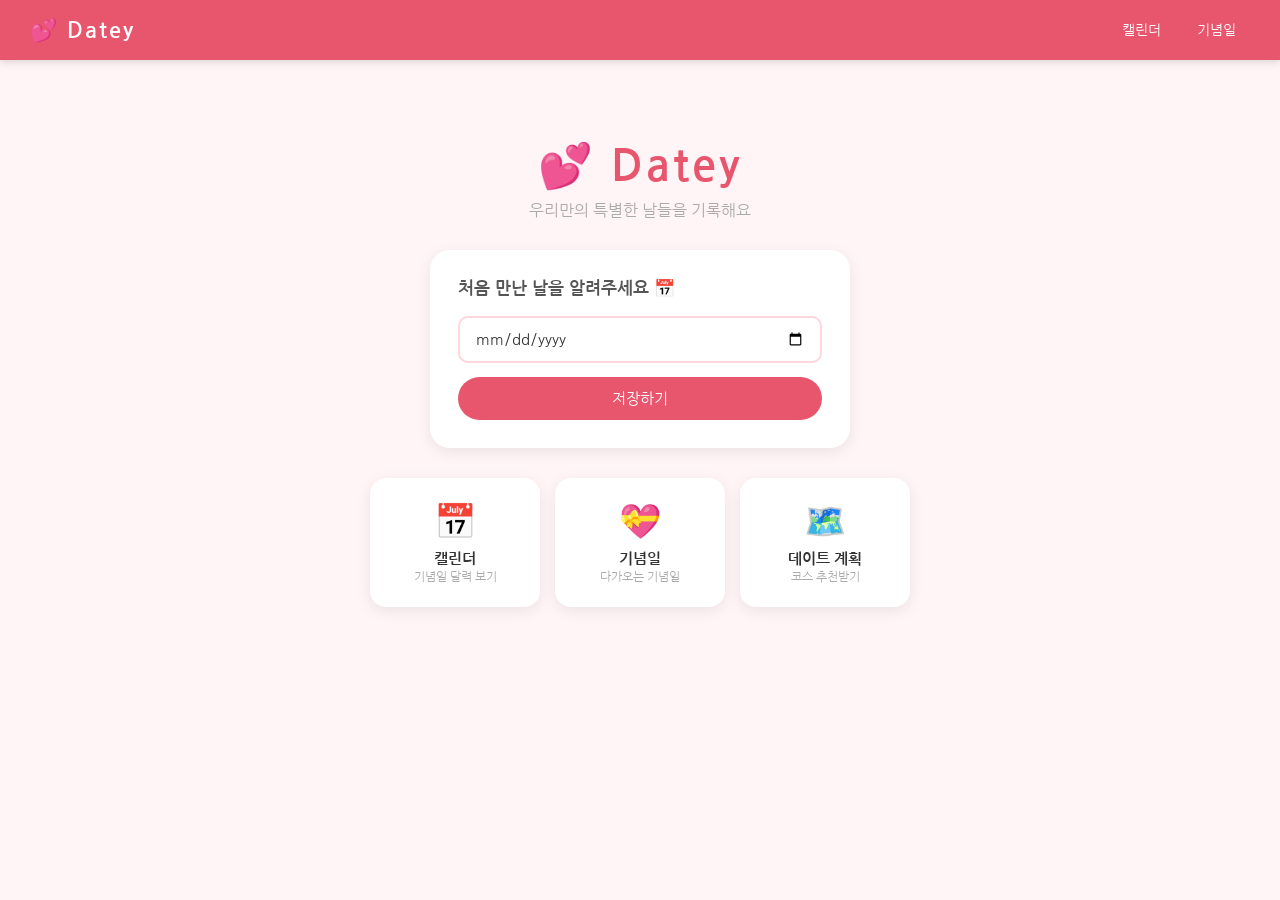
<file: index.html>
<!DOCTYPE html>
<html lang="ko">
<head>
    <meta charset="UTF-8">
    <meta name="viewport" content="width=device-width, initial-scale=1.0">
    <title>Datey - 우리만의 달력</title>
    <link rel="stylesheet" href="style.css">
</head>
<body>

<nav>
    <a href="index.html" class="nav-logo">💕 Datey</a>
    <div class="nav-links">
        <a href="calendar.html">캘린더</a>
        <a href="anniversary.html">기념일</a>
    </div>
</nav>

<div class="container">

    <div class="home-hero">
        <h1>💕 Datey</h1>
        <p class="subtitle">우리만의 특별한 날들을 기록해요</p>
    </div>

    <!-- 날짜가 저장되어 있으면 카운터 표시 -->
    <div id="counter-box" class="home-counter" style="display: none;">
        <div id="days-num" class="days-num">0</div>
        <div class="days-label">일째 함께하는 중 ❤️</div>
        <div id="since-date" class="since-date"></div>
    </div>

    <!-- 처음 만난 날 입력 폼 -->
    <div class="date-input-box">
        <h2 id="input-title">처음 만난 날을 알려주세요 📅</h2>
        <input type="date" id="start-date-input">
        <button class="btn" onclick="saveDate()" style="width: 100%;">저장하기</button>
    </div>

    <!-- 하단 메뉴 카드 -->
    <div class="home-nav-cards">
        <a href="calendar.html" class="home-card">
            <span class="card-icon">📅</span>
            <strong>캘린더</strong>
            <p>기념일 달력 보기</p>
        </a>
        <a href="anniversary.html" class="home-card">
            <span class="card-icon">💝</span>
            <strong>기념일</strong>
            <p>다가오는 기념일</p>
        </a>
        <a href="filter.html" class="home-card">
            <span class="card-icon">🗺️</span>
            <strong>데이트 계획</strong>
            <p>코스 추천받기</p>
        </a>
    </div>

</div>

<script>
    // 페이지 로드할 때 실행
    window.onload = function() {
        var saved = localStorage.getItem('startDate');
        if (saved) {
            showCounter(saved);
            document.getElementById('input-title').textContent = '처음 만난 날 변경하기 ✏️';
            document.getElementById('start-date-input').value = saved;
        }
    };

    function saveDate() {
        var val = document.getElementById('start-date-input').value;
        if (!val) {
            alert('날짜를 선택해주세요!');
            return;
        }

        // 미래 날짜는 입력 불가
        var today = new Date();
        var input = new Date(val);
        if (input > today) {
            alert('미래 날짜는 입력할 수 없어요!');
            return;
        }

        localStorage.setItem('startDate', val);
        showCounter(val);
        document.getElementById('input-title').textContent = '처음 만난 날 변경하기 ✏️';
        alert('저장되었어요! 💕');
    }

    function showCounter(startDate) {
        var start = new Date(startDate);
        var today = new Date();
        today.setHours(0, 0, 0, 0);

        // 1일째부터 시작하니까 +1 해줌
        var diff = Math.floor((today - start) / (1000 * 60 * 60 * 24)) + 1;

        document.getElementById('days-num').textContent = diff;
        document.getElementById('since-date').textContent = startDate + ' 부터';
        document.getElementById('counter-box').style.display = 'block';
    }
</script>

</body>
</html>
</file>
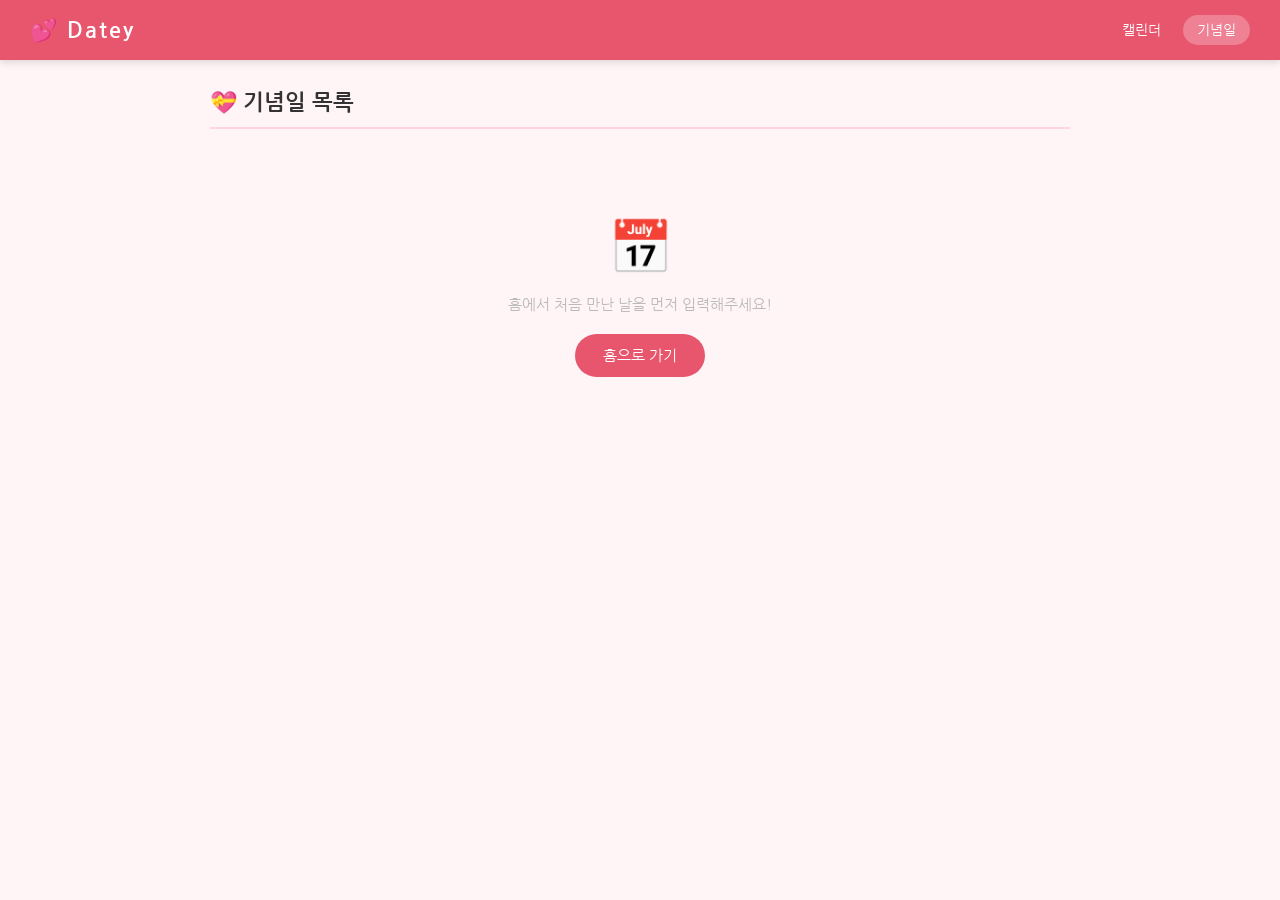
<file: anniversary.html>
<!DOCTYPE html>
<html lang="ko">
<head>
    <meta charset="UTF-8">
    <meta name="viewport" content="width=device-width, initial-scale=1.0">
    <title>Datey - 기념일</title>
    <link rel="stylesheet" href="style.css">
</head>
<body>

<nav>
    <a href="index.html" class="nav-logo">💕 Datey</a>
    <div class="nav-links">
        <a href="calendar.html">캘린더</a>
        <a href="anniversary.html" class="active">기념일</a>
    </div>
</nav>

<div class="container">

    <h1 class="page-title">💝 기념일 목록</h1>

    <!-- 날짜 미입력 시 안내 -->
    <div id="no-date-msg" class="no-date-msg" style="display: none;">
        <span class="icon">📅</span>
        <p>홈에서 처음 만난 날을 먼저 입력해주세요!</p>
        <a href="index.html" class="btn">홈으로 가기</a>
    </div>

    <!-- 날짜 입력된 경우 -->
    <div id="main-content" style="display: none;">

        <div class="start-info-box">
            <div class="start-label" id="start-label"></div>
            <div class="total-days" id="total-days"></div>
        </div>

        <div class="anniversary-list" id="anniversary-list">
            <!-- 자바스크립트로 추가 -->
        </div>

    </div>

</div>

<script>
    function toDateStr(d) {
        var y = d.getFullYear();
        var m = String(d.getMonth() + 1).padStart(2, '0');
        var day = String(d.getDate()).padStart(2, '0');
        return y + '년 ' + (d.getMonth() + 1) + '월 ' + d.getDate() + '일';
    }

    function toKey(d) {
        var y = d.getFullYear();
        var m = String(d.getMonth() + 1).padStart(2, '0');
        var day = String(d.getDate()).padStart(2, '0');
        return y + '-' + m + '-' + day;
    }

    window.onload = function() {
        var startDate = localStorage.getItem('startDate');

        if (!startDate) {
            document.getElementById('no-date-msg').style.display = 'block';
            return;
        }

        document.getElementById('main-content').style.display = 'block';

        var start = new Date(startDate);
        var today = new Date();
        today.setHours(0, 0, 0, 0);

        var totalDays = Math.floor((today - start) / (1000 * 60 * 60 * 24)) + 1;

        document.getElementById('start-label').textContent = '💑 처음 만난 날: ' + startDate;
        document.getElementById('total-days').textContent = '오늘은 ' + totalDays + '일째!';

        // 기념일 목록 만들기
        var list = [];

        // 100일 단위 기념일
        for (var i = 100; i <= 3650; i += 100) {
            var d = new Date(start);
            d.setDate(d.getDate() + i - 1);
            list.push({ label: i + '일', date: new Date(d) });
        }

        // 1주년 ~ 10주년
        for (var y = 1; y <= 10; y++) {
            var annDate = new Date(start);
            annDate.setFullYear(annDate.getFullYear() + y);
            list.push({ label: y + '주년 기념일', date: new Date(annDate) });
        }

        // 날짜 순서대로 정렬
        list.sort(function(a, b) {
            return a.date - b.date;
        });

        var listEl = document.getElementById('anniversary-list');

        for (var k = 0; k < list.length; k++) {
            var item = list[k];
            var diffMs = item.date - today;
            var diffDays = Math.round(diffMs / (1000 * 60 * 60 * 24));

            var el = document.createElement('div');
            el.className = 'anniversary-item';

            // 지난 기념일
            if (diffDays < 0) {
                el.classList.add('past');
            }
            // 오늘 기념일
            if (diffDays === 0) {
                el.classList.add('today-anni');
            }

            // D-day 텍스트
            var dDayText = '';
            var dDayClass = 'd-day';
            if (diffDays < 0) {
                dDayText = Math.abs(diffDays) + '일 지남';
                dDayClass = 'd-day past-d';
            } else if (diffDays === 0) {
                dDayText = '🎉 오늘!';
            } else {
                dDayText = 'D-' + diffDays;
            }

            el.innerHTML =
                '<div class="anni-left">' +
                '  <h3>' + item.label + '</h3>' +
                '  <div class="anni-date">' + toDateStr(item.date) + '</div>' +
                '</div>' +
                '<div class="anni-right">' +
                '  <div class="' + dDayClass + '">' + dDayText + '</div>' +
                '</div>';

            listEl.appendChild(el);
        }
    };
</script>

</body>
</html>
</file>
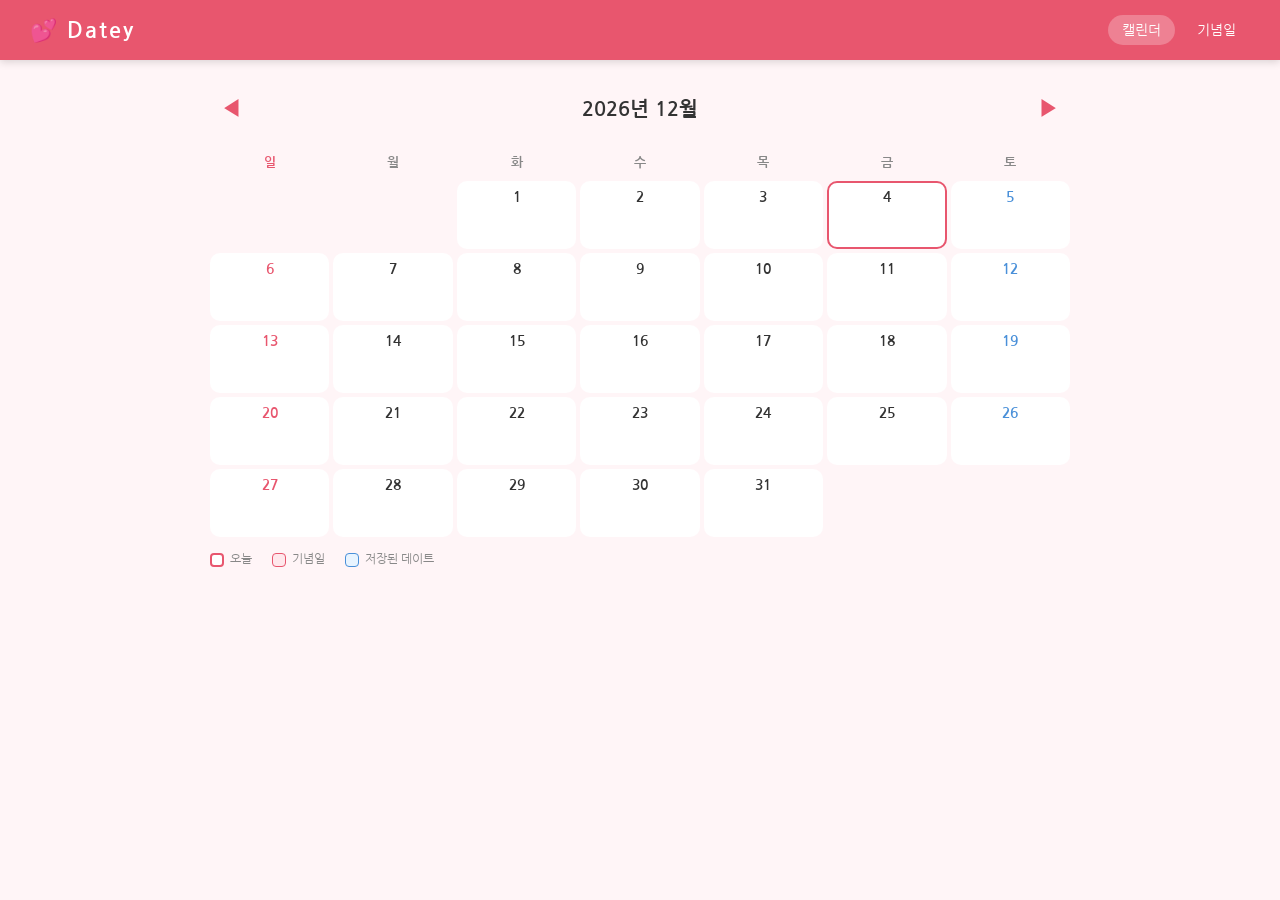
<file: calendar.html>
<!DOCTYPE html>
<html lang="ko">
<head>
    <meta charset="UTF-8">
    <meta name="viewport" content="width=device-width, initial-scale=1.0">
    <title>Datey - 캘린더</title>
    <link rel="stylesheet" href="style.css">
</head>
<body>

<nav>
    <a href="index.html" class="nav-logo">💕 Datey</a>
    <div class="nav-links">
        <a href="calendar.html" class="active">캘린더</a>
        <a href="anniversary.html">기념일</a>
    </div>
</nav>

<div class="container">

    <div class="calendar-header">
        <button onclick="prevMonth()">&#9664;</button>
        <h2 id="month-title"></h2>
        <button onclick="nextMonth()">&#9654;</button>
    </div>

    <div class="calendar-grid" id="calendar-grid">
        <!-- 자바스크립트로 생성 -->
    </div>

    <div class="calendar-legend">
        <div class="legend-item">
            <div class="legend-dot l-today"></div>
            <span>오늘</span>
        </div>
        <div class="legend-item">
            <div class="legend-dot l-anniversary"></div>
            <span>기념일</span>
        </div>
        <div class="legend-item">
            <div class="legend-dot l-course"></div>
            <span>저장된 데이트</span>
        </div>
    </div>

</div>

<script>
    var today = new Date();
    var curYear = today.getFullYear();
    var curMonth = today.getMonth(); // 0~11

    // 날짜를 "YYYY-MM-DD" 형식으로 변환
    function toDateStr(d) {
        var y = d.getFullYear();
        var m = String(d.getMonth() + 1).padStart(2, '0');
        var day = String(d.getDate()).padStart(2, '0');
        return y + '-' + m + '-' + day;
    }

    // 기념일 계산 (startDate를 기준으로)
    function calcAnniversaries(startDate) {
        var start = new Date(startDate);
        var result = {};

        // 100일 단위로 기념일 추가
        for (var i = 100; i <= 3650; i += 100) {
            var d = new Date(start);
            d.setDate(d.getDate() + i - 1);
            var key = toDateStr(d);
            result[key] = i + '일';
        }

        // 1주년 ~ 10주년 추가
        for (var y = 1; y <= 10; y++) {
            var annDate = new Date(start);
            annDate.setFullYear(annDate.getFullYear() + y);
            var k = toDateStr(annDate);
            // 이미 100일 기념일과 겹치면 같이 표시
            if (result[k]) {
                result[k] = result[k] + ' · ' + y + '주년';
            } else {
                result[k] = y + '주년';
            }
        }

        return result;
    }

    function renderCalendar(year, month) {
        var startDate = localStorage.getItem('startDate');
        var savedCourses = JSON.parse(localStorage.getItem('savedCourses') || '{}');
        var anniversaries = {};
        if (startDate) {
            anniversaries = calcAnniversaries(startDate);
        }

        // 달 제목 표시
        var monthNames = ['1월', '2월', '3월', '4월', '5월', '6월',
                          '7월', '8월', '9월', '10월', '11월', '12월'];
        document.getElementById('month-title').textContent = year + '년 ' + monthNames[month];

        var grid = document.getElementById('calendar-grid');
        grid.innerHTML = '';

        // 요일 헤더 (일~토)
        var dayNames = ['일', '월', '화', '수', '목', '금', '토'];
        for (var i = 0; i < 7; i++) {
            var nameEl = document.createElement('div');
            nameEl.className = 'calendar-day-name';
            nameEl.textContent = dayNames[i];
            grid.appendChild(nameEl);
        }

        // 이번 달 1일이 무슨 요일인지
        var firstDayOfWeek = new Date(year, month, 1).getDay();
        // 이번 달 마지막 날
        var lastDate = new Date(year, month + 1, 0).getDate();

        // 첫 주 빈 칸 채우기
        for (var j = 0; j < firstDayOfWeek; j++) {
            var emptyEl = document.createElement('div');
            emptyEl.className = 'calendar-day empty';
            grid.appendChild(emptyEl);
        }

        // 날짜 칸 만들기
        for (var d = 1; d <= lastDate; d++) {
            var dateStr = year + '-' + String(month + 1).padStart(2, '0') + '-' + String(d).padStart(2, '0');
            var dayEl = document.createElement('div');
            dayEl.className = 'calendar-day';

            var thisDate = new Date(year, month, d);
            var todayDate = new Date(today.getFullYear(), today.getMonth(), today.getDate());

            // 오늘인지 체크
            if (thisDate.getTime() === todayDate.getTime()) {
                dayEl.classList.add('today');
            }

            // 일요일 / 토요일 색상
            var dow = thisDate.getDay();
            if (dow === 0) dayEl.classList.add('sunday');
            if (dow === 6) dayEl.classList.add('saturday');

            // 기념일 체크
            if (anniversaries[dateStr]) {
                dayEl.classList.add('anniversary');
            }

            // 저장된 데이트 코스 체크
            if (savedCourses[dateStr]) {
                dayEl.classList.add('has-course');
            }

            // 날짜 숫자
            var numEl = document.createElement('div');
            numEl.className = 'day-number';
            numEl.textContent = d;
            dayEl.appendChild(numEl);

            // 기념일 배지
            if (anniversaries[dateStr]) {
                var badge = document.createElement('div');
                badge.className = 'day-badge';
                badge.textContent = anniversaries[dateStr];
                badge.title = anniversaries[dateStr];
                dayEl.appendChild(badge);
            }

            // 저장된 데이트 배지
            if (savedCourses[dateStr]) {
                var cBadge = document.createElement('div');
                cBadge.className = 'day-badge course-badge';
                cBadge.textContent = '📍 데이트';
                dayEl.appendChild(cBadge);
            }

            // 클릭 이벤트 - 클로저로 dateStr 고정
            (function(ds, courseId) {
                dayEl.addEventListener('click', function() {
                    localStorage.setItem('selectedDate', ds);
                    if (courseId) {
                        // 이미 저장된 코스 있으면 상세 페이지로
                        localStorage.setItem('selectedCourseId', courseId);
                        window.location.href = 'detail.html';
                    } else {
                        // 코스 없으면 필터 페이지로
                        window.location.href = 'filter.html';
                    }
                });
            })(dateStr, savedCourses[dateStr]);

            grid.appendChild(dayEl);
        }
    }

    function prevMonth() {
        curMonth--;
        if (curMonth < 0) {
            curMonth = 11;
            curYear--;
        }
        renderCalendar(curYear, curMonth);
    }

    function nextMonth() {
        curMonth++;
        if (curMonth > 11) {
            curMonth = 0;
            curYear++;
        }
        renderCalendar(curYear, curMonth);
    }

    // 처음 실행
    renderCalendar(curYear, curMonth);
</script>

</body>
</html>
</file>
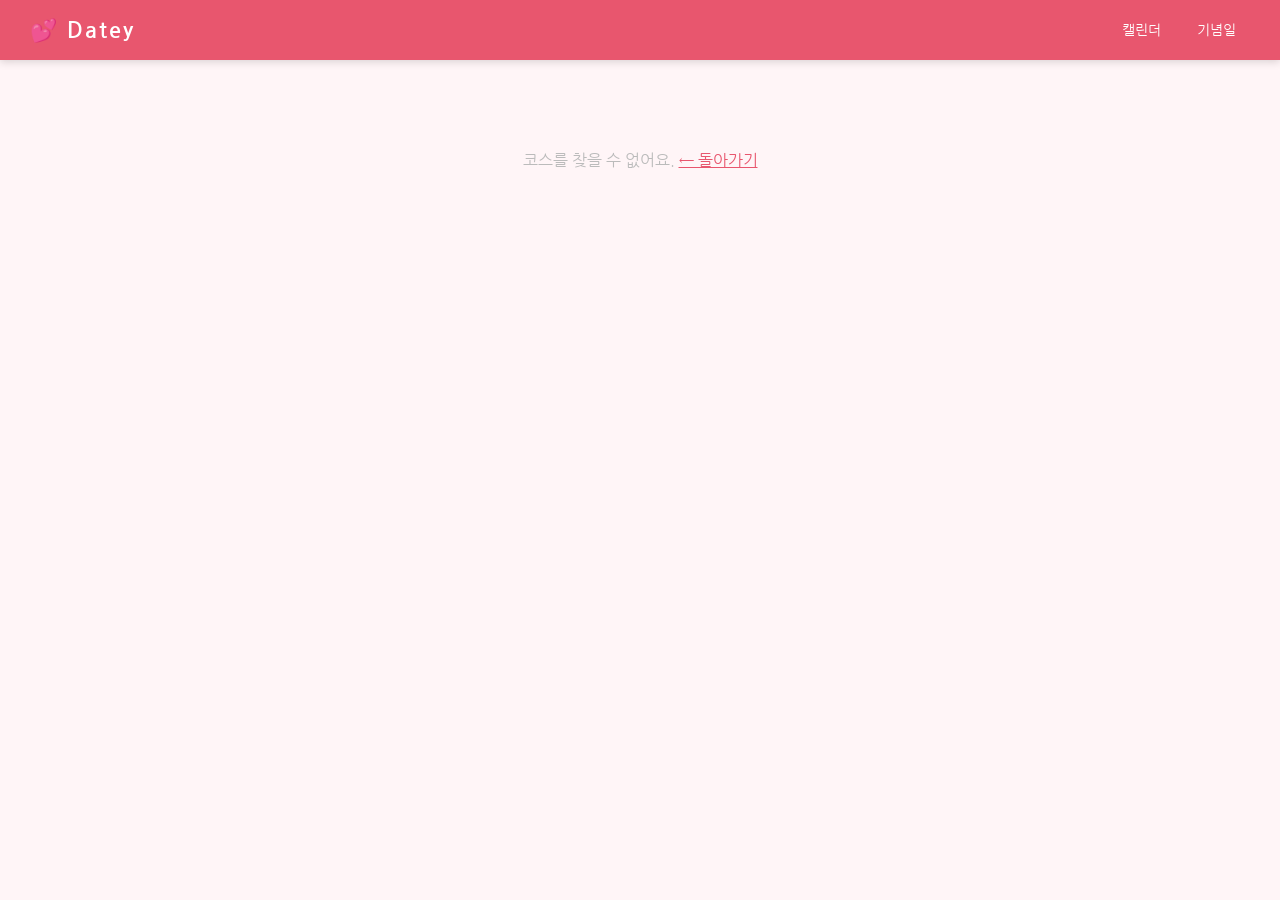
<file: detail.html>
<!DOCTYPE html>
<html lang="ko">
<head>
    <meta charset="UTF-8">
    <meta name="viewport" content="width=device-width, initial-scale=1.0">
    <title>Datey - 코스 상세</title>
    <link rel="stylesheet" href="style.css">
</head>
<body>

<nav>
    <a href="index.html" class="nav-logo">💕 Datey</a>
    <div class="nav-links">
        <a href="calendar.html">캘린더</a>
        <a href="anniversary.html">기념일</a>
    </div>
</nav>

<div class="container" id="detail-wrap">
    <p style="text-align: center; color: #bbb; padding: 60px 0;">불러오는 중...</p>
</div>

<script src="data.js"></script>
<script>
    var budgetTag = { low: '💵 3만원 이하', mid: '💵 3~7만원', high: '💵 7만원 이상' };
    var moodTag   = { romantic: '💕 로맨틱', casual: '😊 캐주얼', active: '⚡ 액티브', cultural: '🎨 문화적' };
    var timeTag   = { morning: '☀️ 오전', afternoon: '🌤 오후', evening: '🌆 저녁', night: '🌙 밤' };

    window.onload = function() {
        var courseId = parseInt(localStorage.getItem('selectedCourseId'));
        var selectedDate = localStorage.getItem('selectedDate');
        var savedCourses = JSON.parse(localStorage.getItem('savedCourses') || '{}');

        // 해당 코스 찾기
        var course = null;
        for (var i = 0; i < courses.length; i++) {
            if (courses[i].id === courseId) {
                course = courses[i];
                break;
            }
        }

        var wrap = document.getElementById('detail-wrap');

        if (!course) {
            wrap.innerHTML = '<p style="text-align:center; color:#bbb; padding:60px 0;">코스를 찾을 수 없어요. <a href="result.html" style="color:#e8566e;">← 돌아가기</a></p>';
            return;
        }

        // 이미 저장된 코스인지 확인
        var alreadySaved = (selectedDate && savedCourses[selectedDate] === courseId);

        // 장소 목록 HTML
        var placesHtml = '';
        for (var j = 0; j < course.places.length; j++) {
            var p = course.places[j];
            placesHtml +=
                '<div class="place-item">' +
                '  <div class="place-num">' + (j + 1) + '</div>' +
                '  <div>' +
                '    <span class="place-type">' + p.type + '</span>' +
                '    <div class="place-name">' + p.name + '</div>' +
                '    <div class="place-desc">' + p.desc + '</div>' +
                '  </div>' +
                '</div>';
        }

        // 저장/취소 버튼 영역
        var saveHtml = '';
        if (selectedDate) {
            if (alreadySaved) {
                saveHtml =
                    '<div class="save-area">' +
                    '  <p class="saved-msg">✅ ' + selectedDate + ' 에 저장된 코스예요!</p>' +
                    '  <button class="btn btn-outline" onclick="removeCourse()">저장 취소하기</button>' +
                    '</div>';
            } else {
                saveHtml =
                    '<div class="save-area">' +
                    '  <p class="save-msg">📅 ' + selectedDate + ' 에 이 코스를 저장할까요?</p>' +
                    '  <button class="btn" onclick="saveCourse()">💾 캘린더에 저장하기</button>' +
                    '</div>';
            }
        }

        // 전체 HTML 조립
        wrap.innerHTML =
            '<button class="back-btn" onclick="history.back()">← 뒤로가기</button>' +

            '<div class="detail-hero">' +
            '  <div class="detail-img">' + course.emoji + '</div>' +
            '  <div class="detail-info">' +
            '    <div class="detail-tags">' +
            '      <span class="tag">📍 ' + course.region + '</span>' +
            '      <span class="tag">' + (budgetTag[course.budget] || '') + '</span>' +
            '      <span class="tag">' + (moodTag[course.mood] || '') + '</span>' +
            '      <span class="tag">' + (timeTag[course.time] || '') + '</span>' +
            '    </div>' +
            '    <h1>' + course.title + '</h1>' +
            '    <p class="detail-desc">' + course.description + '</p>' +
            '  </div>' +
            '</div>' +

            '<div class="places-section">' +
            '  <h2>📍 코스 순서</h2>' +
            placesHtml +
            '</div>' +

            '<div class="tip-box">' +
            '  <h3>💡 알아두세요!</h3>' +
            '  <p>' + course.tip + '</p>' +
            '</div>' +

            '<div class="budget-box">' +
            '  <h3>💰 예상 비용</h3>' +
            '  <p>' + course.budget_detail + '</p>' +
            '</div>' +

            saveHtml;
    };

    function saveCourse() {
        var courseId = parseInt(localStorage.getItem('selectedCourseId'));
        var selectedDate = localStorage.getItem('selectedDate');

        if (!selectedDate || isNaN(courseId)) {
            alert('날짜를 먼저 선택해주세요!');
            return;
        }

        var savedCourses = JSON.parse(localStorage.getItem('savedCourses') || '{}');
        savedCourses[selectedDate] = courseId;
        localStorage.setItem('savedCourses', JSON.stringify(savedCourses));

        alert(selectedDate + ' 에 코스를 저장했어요! 💕');
        window.location.href = 'calendar.html';
    }

    function removeCourse() {
        var selectedDate = localStorage.getItem('selectedDate');
        var savedCourses = JSON.parse(localStorage.getItem('savedCourses') || '{}');

        if (confirm('저장을 취소할까요?')) {
            delete savedCourses[selectedDate];
            localStorage.setItem('savedCourses', JSON.stringify(savedCourses));
            alert('저장이 취소되었어요.');
            window.location.href = 'calendar.html';
        }
    }
</script>

</body>
</html>
</file>
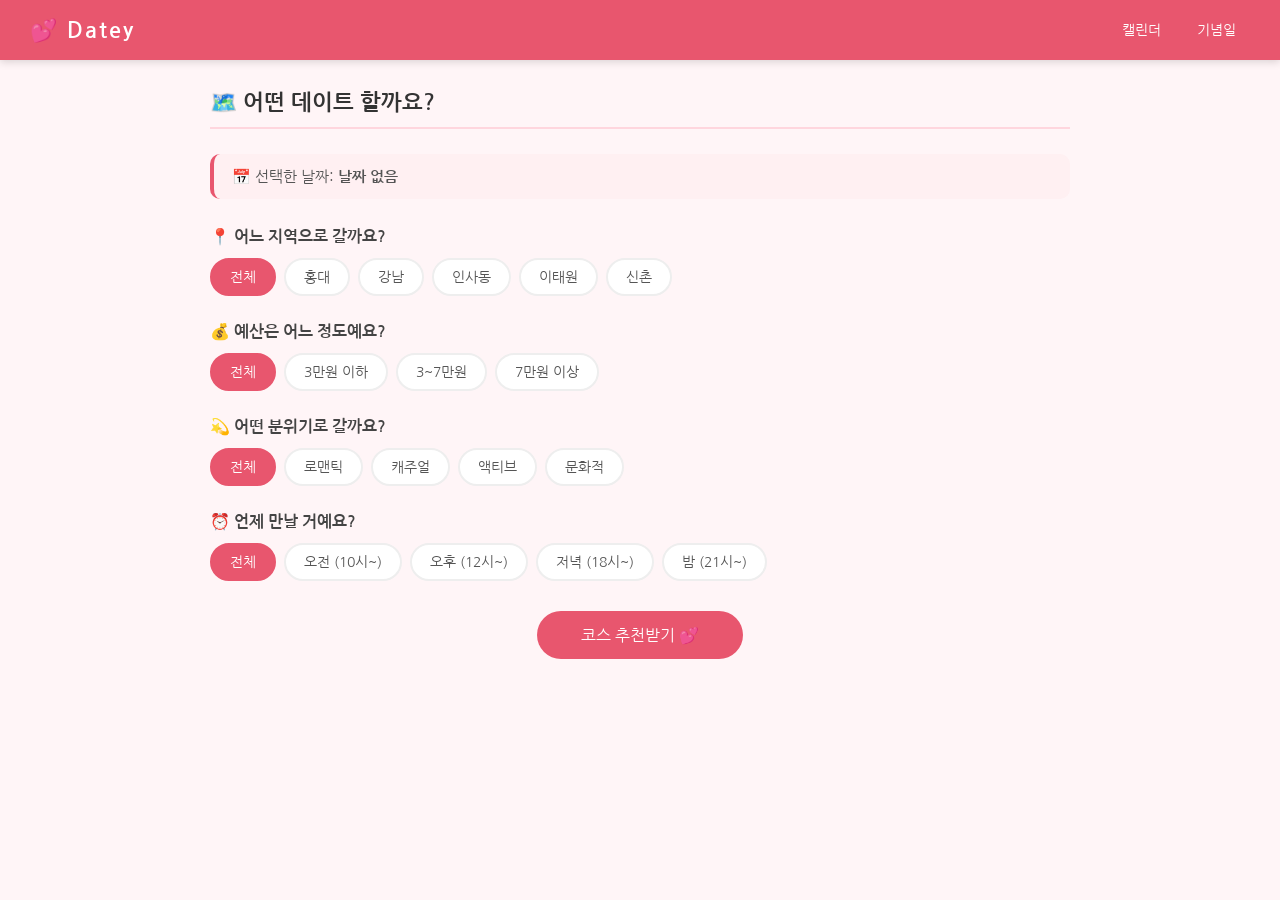
<file: filter.html>
<!DOCTYPE html>
<html lang="ko">
<head>
    <meta charset="UTF-8">
    <meta name="viewport" content="width=device-width, initial-scale=1.0">
    <title>Datey - 데이트 코스 찾기</title>
    <link rel="stylesheet" href="style.css">
</head>
<body>

<nav>
    <a href="index.html" class="nav-logo">💕 Datey</a>
    <div class="nav-links">
        <a href="calendar.html">캘린더</a>
        <a href="anniversary.html">기념일</a>
    </div>
</nav>

<div class="container">

    <h1 class="page-title">🗺️ 어떤 데이트 할까요?</h1>

    <!-- 선택된 날짜 표시 -->
    <div class="selected-date-info">
        📅 선택한 날짜: <strong id="selected-date-text">날짜 없음</strong>
    </div>

    <!-- 지역 선택 -->
    <div class="filter-section">
        <h3>📍 어느 지역으로 갈까요?</h3>
        <div class="filter-btns" id="region-group">
            <button class="filter-btn active" data-val="all">전체</button>
            <button class="filter-btn" data-val="홍대">홍대</button>
            <button class="filter-btn" data-val="강남">강남</button>
            <button class="filter-btn" data-val="인사동">인사동</button>
            <button class="filter-btn" data-val="이태원">이태원</button>
            <button class="filter-btn" data-val="신촌">신촌</button>
        </div>
    </div>

    <!-- 예산 선택 -->
    <div class="filter-section">
        <h3>💰 예산은 어느 정도예요?</h3>
        <div class="filter-btns" id="budget-group">
            <button class="filter-btn active" data-val="all">전체</button>
            <button class="filter-btn" data-val="low">3만원 이하</button>
            <button class="filter-btn" data-val="mid">3~7만원</button>
            <button class="filter-btn" data-val="high">7만원 이상</button>
        </div>
    </div>

    <!-- 분위기 선택 -->
    <div class="filter-section">
        <h3>💫 어떤 분위기로 갈까요?</h3>
        <div class="filter-btns" id="mood-group">
            <button class="filter-btn active" data-val="all">전체</button>
            <button class="filter-btn" data-val="romantic">로맨틱</button>
            <button class="filter-btn" data-val="casual">캐주얼</button>
            <button class="filter-btn" data-val="active">액티브</button>
            <button class="filter-btn" data-val="cultural">문화적</button>
        </div>
    </div>

    <!-- 시간대 선택 -->
    <div class="filter-section">
        <h3>⏰ 언제 만날 거예요?</h3>
        <div class="filter-btns" id="time-group">
            <button class="filter-btn active" data-val="all">전체</button>
            <button class="filter-btn" data-val="morning">오전 (10시~)</button>
            <button class="filter-btn" data-val="afternoon">오후 (12시~)</button>
            <button class="filter-btn" data-val="evening">저녁 (18시~)</button>
            <button class="filter-btn" data-val="night">밤 (21시~)</button>
        </div>
    </div>

    <div style="text-align: center; margin-top: 30px;">
        <button class="btn" onclick="goResult()" style="font-size: 16px; padding: 14px 44px;">
            코스 추천받기 💕
        </button>
    </div>

</div>

<script>
    // 현재 선택된 필터 값
    var selRegion = 'all';
    var selBudget = 'all';
    var selMood = 'all';
    var selTime = 'all';

    window.onload = function() {
        // 캘린더에서 선택한 날짜 표시
        var date = localStorage.getItem('selectedDate');
        if (date) {
            document.getElementById('selected-date-text').textContent = date;
        }

        // 각 그룹에 클릭 이벤트 등록
        setupGroup('region-group', function(v) { selRegion = v; });
        setupGroup('budget-group', function(v) { selBudget = v; });
        setupGroup('mood-group', function(v) { selMood = v; });
        setupGroup('time-group', function(v) { selTime = v; });
    };

    // 버튼 그룹 클릭 처리 함수
    function setupGroup(groupId, onSelect) {
        var group = document.getElementById(groupId);
        var btns = group.querySelectorAll('.filter-btn');

        for (var i = 0; i < btns.length; i++) {
            // 반복문 안에서 이벤트 등록할 때 클로저 주의
            (function(btn) {
                btn.addEventListener('click', function() {
                    // 같은 그룹 안 버튼들 active 제거
                    for (var j = 0; j < btns.length; j++) {
                        btns[j].classList.remove('active');
                    }
                    btn.classList.add('active');
                    onSelect(btn.getAttribute('data-val'));
                });
            })(btns[i]);
        }
    }

    function goResult() {
        var filters = {
            region: selRegion,
            budget: selBudget,
            mood: selMood,
            time: selTime
        };
        localStorage.setItem('selectedFilters', JSON.stringify(filters));
        window.location.href = 'result.html';
    }
</script>

</body>
</html>
</file>
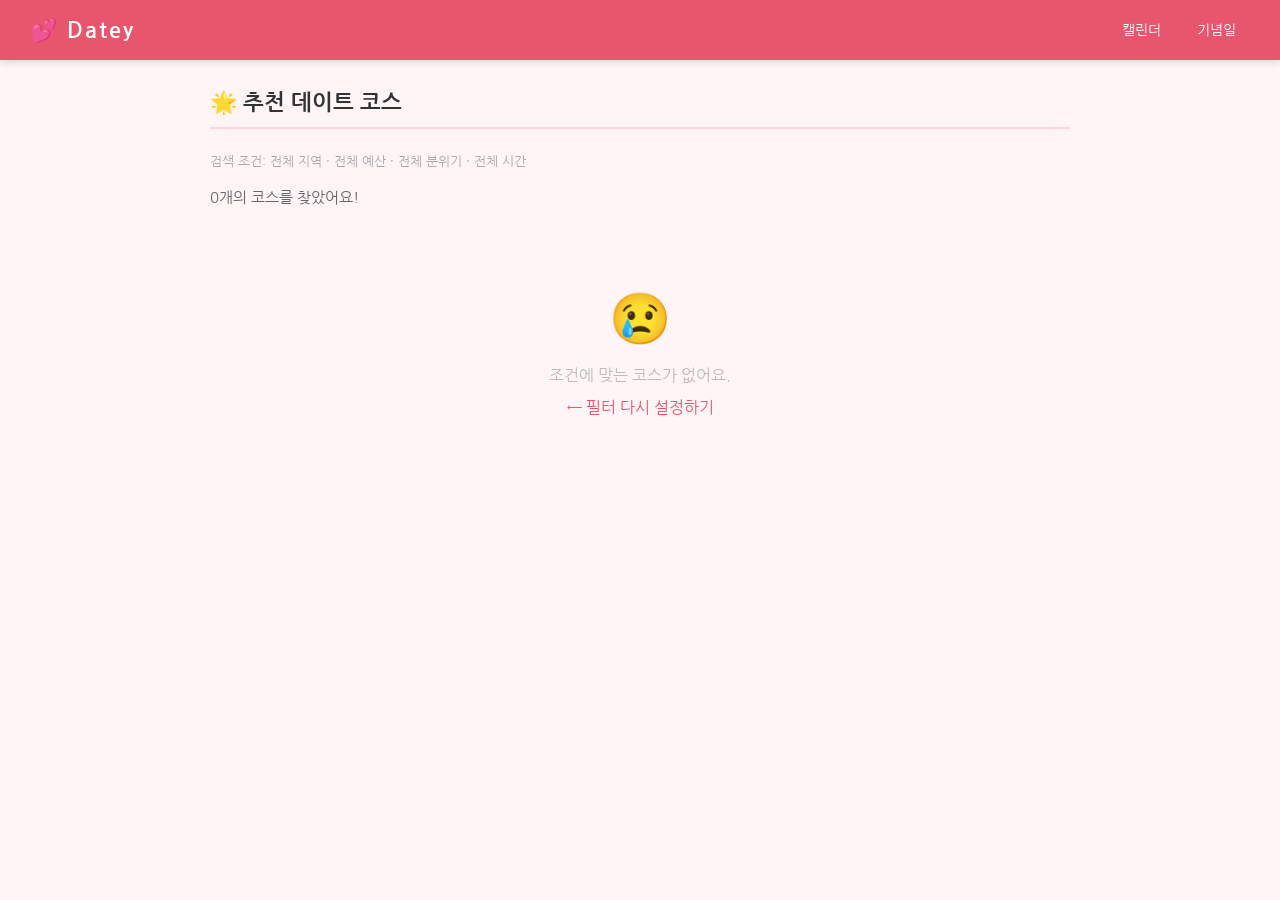
<file: result.html>
<!DOCTYPE html>
<html lang="ko">
<head>
    <meta charset="UTF-8">
    <meta name="viewport" content="width=device-width, initial-scale=1.0">
    <title>Datey - 추천 코스</title>
    <link rel="stylesheet" href="style.css">
</head>
<body>

<nav>
    <a href="index.html" class="nav-logo">💕 Datey</a>
    <div class="nav-links">
        <a href="calendar.html">캘린더</a>
        <a href="anniversary.html">기념일</a>
    </div>
</nav>

<div class="container">

    <h1 class="page-title">🌟 추천 데이트 코스</h1>

    <div class="filter-summary" id="filter-summary"></div>
    <p class="result-count" id="result-count"></p>

    <div class="course-cards" id="course-cards">
        <!-- 자바스크립트로 카드 추가 -->
    </div>

</div>

<script src="data.js"></script>
<script>
    // 필터 값 한글 이름으로 변환
    var regionLabel = { all: '전체 지역', '홍대': '홍대', '강남': '강남', '인사동': '인사동', '이태원': '이태원', '신촌': '신촌' };
    var budgetLabel = { all: '전체 예산', low: '3만원 이하', mid: '3~7만원', high: '7만원 이상' };
    var moodLabel   = { all: '전체 분위기', romantic: '로맨틱', casual: '캐주얼', active: '액티브', cultural: '문화적' };
    var timeLabel   = { all: '전체 시간', morning: '오전', afternoon: '오후', evening: '저녁', night: '밤' };

    // 코스 카드에 표시할 태그 텍스트
    var budgetTag = { low: '💵 3만원 이하', mid: '💵 3~7만원', high: '💵 7만원 이상' };
    var moodTag   = { romantic: '💕 로맨틱', casual: '😊 캐주얼', active: '⚡ 액티브', cultural: '🎨 문화적' };
    var timeTag   = { morning: '☀️ 오전', afternoon: '🌤 오후', evening: '🌆 저녁', night: '🌙 밤' };

    window.onload = function() {
        var filters = JSON.parse(localStorage.getItem('selectedFilters') || '{}');

        // 필터 요약 텍스트 표시
        var summary = (regionLabel[filters.region] || '전체 지역') + ' · ' +
                      (budgetLabel[filters.budget] || '전체 예산') + ' · ' +
                      (moodLabel[filters.mood] || '전체 분위기') + ' · ' +
                      (timeLabel[filters.time] || '전체 시간');
        document.getElementById('filter-summary').textContent = '검색 조건: ' + summary;

        // 필터 적용
        var filtered = [];
        for (var i = 0; i < courses.length; i++) {
            var c = courses[i];
            if (filters.region !== 'all' && c.region !== filters.region) continue;
            if (filters.budget !== 'all' && c.budget !== filters.budget) continue;
            if (filters.mood !== 'all' && c.mood !== filters.mood) continue;
            if (filters.time !== 'all' && c.time !== filters.time) continue;
            filtered.push(c);
        }

        var cardsEl = document.getElementById('course-cards');
        document.getElementById('result-count').textContent = filtered.length + '개의 코스를 찾았어요!';

        // 결과 없을 때
        if (filtered.length === 0) {
            cardsEl.innerHTML =
                '<div class="no-result">' +
                '  <span class="no-icon">😢</span>' +
                '  <p>조건에 맞는 코스가 없어요.</p>' +
                '  <p style="margin-top: 12px;"><a href="filter.html">← 필터 다시 설정하기</a></p>' +
                '</div>';
            return;
        }

        // 카드 생성
        for (var j = 0; j < filtered.length; j++) {
            var course = filtered[j];
            var card = document.createElement('div');
            card.className = 'course-card';

            card.innerHTML =
                '<div class="course-card-img">' + course.emoji + '</div>' +
                '<div class="course-card-body">' +
                '  <h3>' + course.title + '</h3>' +
                '  <p>' + course.summary + '</p>' +
                '  <div class="course-tags">' +
                '    <span class="tag">📍 ' + course.region + '</span>' +
                '    <span class="tag">' + (budgetTag[course.budget] || '') + '</span>' +
                '    <span class="tag">' + (moodTag[course.mood] || '') + '</span>' +
                '    <span class="tag">' + (timeTag[course.time] || '') + '</span>' +
                '  </div>' +
                '</div>';

            // 카드 클릭하면 상세 페이지로
            (function(id) {
                card.addEventListener('click', function() {
                    localStorage.setItem('selectedCourseId', id);
                    window.location.href = 'detail.html';
                });
            })(course.id);

            cardsEl.appendChild(card);
        }
    };
</script>

</body>
</html>
</file>
<file: style.css>
@import url('https://fonts.googleapis.com/css2?family=Nanum+Gothic:wght@400;700&display=swap');

/* 기본 초기화 */
* {
    margin: 0;
    padding: 0;
    box-sizing: border-box;
}

body {
    font-family: 'Nanum Gothic', sans-serif;
    background-color: #fff5f7;
    color: #333;
    min-height: 100vh;
}

/* =================== 네비게이션 =================== */
nav {
    background-color: #e8566e;
    padding: 15px 30px;
    display: flex;
    justify-content: space-between;
    align-items: center;
    box-shadow: 0 2px 8px rgba(0, 0, 0, 0.15);
}

.nav-logo {
    color: white;
    font-size: 22px;
    font-weight: bold;
    text-decoration: none;
    letter-spacing: 2px;
}

.nav-links {
    display: flex;
    gap: 8px;
}

.nav-links a {
    color: white;
    text-decoration: none;
    font-size: 14px;
    padding: 6px 14px;
    border-radius: 20px;
    transition: background-color 0.2s;
}

.nav-links a:hover,
.nav-links a.active {
    background-color: rgba(255, 255, 255, 0.25);
}

/* =================== 공통 레이아웃 =================== */
.container {
    max-width: 900px;
    margin: 0 auto;
    padding: 30px 20px;
}

.page-title {
    font-size: 22px;
    color: #333;
    margin-bottom: 25px;
    padding-bottom: 12px;
    border-bottom: 2px solid #ffd6de;
}

/* =================== 버튼 =================== */
.btn {
    background-color: #e8566e;
    color: white;
    border: none;
    padding: 12px 28px;
    border-radius: 25px;
    cursor: pointer;
    font-size: 15px;
    font-family: 'Nanum Gothic', sans-serif;
    transition: background-color 0.2s;
    display: inline-block;
    text-decoration: none;
}

.btn:hover {
    background-color: #c94260;
}

.btn-outline {
    background-color: white;
    color: #e8566e;
    border: 2px solid #e8566e;
}

.btn-outline:hover {
    background-color: #fff0f2;
}

/* =================== 홈 페이지 =================== */
.home-hero {
    text-align: center;
    padding: 50px 20px 30px;
}

.home-hero h1 {
    font-size: 44px;
    color: #e8566e;
    letter-spacing: 3px;
    margin-bottom: 8px;
}

.home-hero .subtitle {
    color: #aaa;
    font-size: 16px;
}

/* 사귄 날짜 카운터 */
.home-counter {
    background: white;
    border-radius: 20px;
    padding: 28px;
    margin: 0 auto 25px;
    max-width: 380px;
    box-shadow: 0 4px 15px rgba(0, 0, 0, 0.08);
    text-align: center;
}

.home-counter .days-num {
    font-size: 56px;
    color: #e8566e;
    font-weight: bold;
    line-height: 1;
}

.home-counter .days-label {
    color: #888;
    font-size: 16px;
    margin-top: 8px;
}

.home-counter .since-date {
    color: #bbb;
    font-size: 13px;
    margin-top: 6px;
}

/* 날짜 입력 폼 */
.date-input-box {
    background: white;
    border-radius: 20px;
    padding: 28px;
    margin: 0 auto 30px;
    max-width: 420px;
    box-shadow: 0 4px 15px rgba(0, 0, 0, 0.08);
}

.date-input-box h2 {
    font-size: 17px;
    color: #555;
    margin-bottom: 18px;
}

.date-input-box input[type="date"] {
    width: 100%;
    padding: 11px 15px;
    border: 2px solid #ffd6de;
    border-radius: 10px;
    font-size: 15px;
    margin-bottom: 14px;
    outline: none;
    font-family: 'Nanum Gothic', sans-serif;
    color: #333;
}

.date-input-box input[type="date"]:focus {
    border-color: #e8566e;
}

/* 홈 하단 메뉴 카드 */
.home-nav-cards {
    display: flex;
    gap: 15px;
    justify-content: center;
    flex-wrap: wrap;
    max-width: 600px;
    margin: 0 auto;
}

.home-card {
    background: white;
    border-radius: 16px;
    padding: 22px 18px;
    text-align: center;
    text-decoration: none;
    color: #333;
    box-shadow: 0 4px 15px rgba(0, 0, 0, 0.08);
    flex: 1;
    min-width: 130px;
    max-width: 170px;
    transition: transform 0.2s, box-shadow 0.2s;
}

.home-card:hover {
    transform: translateY(-4px);
    box-shadow: 0 8px 22px rgba(0, 0, 0, 0.12);
}

.home-card .card-icon {
    font-size: 34px;
    display: block;
    margin-bottom: 8px;
}

.home-card strong {
    display: block;
    font-size: 15px;
    margin-bottom: 4px;
}

.home-card p {
    font-size: 12px;
    color: #aaa;
}

/* =================== 캘린더 =================== */
.calendar-header {
    display: flex;
    justify-content: space-between;
    align-items: center;
    margin-bottom: 20px;
}

.calendar-header h2 {
    font-size: 20px;
    color: #333;
}

.calendar-header button {
    background: none;
    border: none;
    font-size: 22px;
    cursor: pointer;
    color: #e8566e;
    padding: 4px 10px;
    border-radius: 8px;
    transition: background-color 0.2s;
}

.calendar-header button:hover {
    background-color: #ffd6de;
}

.calendar-grid {
    display: grid;
    grid-template-columns: repeat(7, 1fr);
    gap: 4px;
}

.calendar-day-name {
    text-align: center;
    font-size: 13px;
    color: #888;
    padding: 8px 0;
    font-weight: bold;
}

.calendar-day-name:first-child {
    color: #e8566e;
}

.calendar-day-name:last-child {
    color: #4a90d9;
}

.calendar-day {
    background: white;
    border-radius: 10px;
    padding: 7px 4px;
    text-align: center;
    min-height: 68px;
    cursor: pointer;
    border: 2px solid transparent;
    transition: background-color 0.15s, border-color 0.15s;
    overflow: hidden;
}

.calendar-day:hover {
    background-color: #fff0f2;
    border-color: #ffd6de;
}

.calendar-day.empty {
    background: transparent;
    cursor: default;
    border: none;
}

.calendar-day.empty:hover {
    background: transparent;
    border: none;
}

/* 오늘 날짜 */
.calendar-day.today {
    border-color: #e8566e;
}

/* 기념일이 있는 날 */
.calendar-day.anniversary {
    background-color: #ffe8ec;
}

/* 저장된 데이트 코스가 있는 날 */
.calendar-day.has-course {
    background-color: #e8f4ff;
}

.day-number {
    font-size: 14px;
    font-weight: bold;
    color: #333;
}

.calendar-day.sunday .day-number {
    color: #e8566e;
}

.calendar-day.saturday .day-number {
    color: #4a90d9;
}

/* 날짜 아래 작은 배지 */
.day-badge {
    font-size: 9px;
    background-color: #e8566e;
    color: white;
    border-radius: 8px;
    padding: 1px 4px;
    margin-top: 3px;
    display: block;
    white-space: nowrap;
    overflow: hidden;
    text-overflow: ellipsis;
    text-align: center;
}

.day-badge.course-badge {
    background-color: #4a90d9;
}

/* 범례 */
.calendar-legend {
    display: flex;
    gap: 20px;
    margin-top: 15px;
    font-size: 12px;
    color: #888;
    flex-wrap: wrap;
}

.legend-item {
    display: flex;
    align-items: center;
    gap: 6px;
}

.legend-dot {
    width: 14px;
    height: 14px;
    border-radius: 4px;
    flex-shrink: 0;
}

.legend-dot.l-anniversary {
    background-color: #ffe8ec;
    border: 1px solid #e8566e;
}

.legend-dot.l-course {
    background-color: #e8f4ff;
    border: 1px solid #4a90d9;
}

.legend-dot.l-today {
    background-color: white;
    border: 2px solid #e8566e;
}

/* =================== 기념일 페이지 =================== */
.start-info-box {
    background: white;
    border-radius: 15px;
    padding: 20px 24px;
    box-shadow: 0 4px 15px rgba(0, 0, 0, 0.08);
    margin-bottom: 24px;
}

.start-info-box .start-label {
    font-size: 15px;
    color: #666;
    margin-bottom: 6px;
}

.start-info-box .total-days {
    font-size: 24px;
    font-weight: bold;
    color: #e8566e;
}

.anniversary-list {
    display: flex;
    flex-direction: column;
    gap: 10px;
}

.anniversary-item {
    background: white;
    border-radius: 14px;
    padding: 16px 20px;
    display: flex;
    justify-content: space-between;
    align-items: center;
    box-shadow: 0 2px 8px rgba(0, 0, 0, 0.06);
    transition: box-shadow 0.2s;
}

.anniversary-item:hover {
    box-shadow: 0 4px 15px rgba(0, 0, 0, 0.1);
}

.anniversary-item.past {
    opacity: 0.5;
}

.anniversary-item.today-anni {
    border: 2px solid #e8566e;
    background-color: #fff5f7;
}

.anni-left h3 {
    font-size: 16px;
    color: #333;
    margin-bottom: 4px;
}

.anni-left .anni-date {
    font-size: 13px;
    color: #aaa;
}

.anni-right .d-day {
    font-size: 18px;
    font-weight: bold;
    color: #e8566e;
}

.anni-right .d-day.past-d {
    color: #bbb;
    font-size: 15px;
}

/* =================== 필터 페이지 =================== */
.selected-date-info {
    background: #fff0f2;
    border-left: 4px solid #e8566e;
    border-radius: 10px;
    padding: 13px 18px;
    margin-bottom: 28px;
    font-size: 15px;
    color: #555;
}

.filter-section {
    margin-bottom: 26px;
}

.filter-section h3 {
    font-size: 16px;
    color: #444;
    margin-bottom: 12px;
}

.filter-btns {
    display: flex;
    flex-wrap: wrap;
    gap: 8px;
}

.filter-btn {
    background: white;
    border: 2px solid #eee;
    border-radius: 20px;
    padding: 8px 18px;
    cursor: pointer;
    font-size: 14px;
    font-family: 'Nanum Gothic', sans-serif;
    color: #555;
    transition: all 0.2s;
}

.filter-btn:hover {
    border-color: #e8566e;
    color: #e8566e;
}

.filter-btn.active {
    background-color: #e8566e;
    color: white;
    border-color: #e8566e;
}

/* =================== 결과 페이지 =================== */
.filter-summary {
    font-size: 13px;
    color: #aaa;
    margin-bottom: 18px;
}

.result-count {
    font-size: 15px;
    color: #666;
    margin-bottom: 20px;
}

/* 코스 카드 그리드 */
.course-cards {
    display: grid;
    grid-template-columns: repeat(auto-fill, minmax(250px, 1fr));
    gap: 20px;
}

.course-card {
    background: white;
    border-radius: 16px;
    overflow: hidden;
    box-shadow: 0 4px 15px rgba(0, 0, 0, 0.08);
    cursor: pointer;
    transition: transform 0.2s, box-shadow 0.2s;
}

.course-card:hover {
    transform: translateY(-5px);
    box-shadow: 0 10px 25px rgba(0, 0, 0, 0.14);
}

.course-card-img {
    height: 130px;
    display: flex;
    align-items: center;
    justify-content: center;
    font-size: 56px;
    background: linear-gradient(135deg, #ffedf0, #ffe0e6);
}

.course-card-body {
    padding: 16px 18px;
}

.course-card-body h3 {
    font-size: 15px;
    color: #333;
    margin-bottom: 7px;
}

.course-card-body p {
    font-size: 13px;
    color: #999;
    margin-bottom: 12px;
    line-height: 1.5;
}

.course-tags {
    display: flex;
    flex-wrap: wrap;
    gap: 5px;
}

.tag {
    font-size: 11px;
    padding: 3px 9px;
    border-radius: 10px;
    background-color: #fff5f7;
    color: #e8566e;
    border: 1px solid #ffd6de;
}

/* 결과 없을 때 */
.no-result {
    text-align: center;
    padding: 60px 20px;
    color: #bbb;
    grid-column: 1 / -1;
}

.no-result .no-icon {
    font-size: 50px;
    display: block;
    margin-bottom: 15px;
}

.no-result a {
    color: #e8566e;
    text-decoration: none;
}

/* =================== 상세 페이지 =================== */
.back-btn {
    background: none;
    border: none;
    color: #e8566e;
    cursor: pointer;
    font-size: 15px;
    font-family: 'Nanum Gothic', sans-serif;
    margin-bottom: 20px;
    padding: 0;
    display: block;
}

.back-btn:hover {
    text-decoration: underline;
}

.detail-hero {
    background: white;
    border-radius: 20px;
    overflow: hidden;
    box-shadow: 0 4px 18px rgba(0, 0, 0, 0.1);
    margin-bottom: 22px;
}

.detail-img {
    height: 200px;
    display: flex;
    align-items: center;
    justify-content: center;
    font-size: 80px;
    background: linear-gradient(135deg, #ffedf0, #ffe0e6);
}

.detail-info {
    padding: 22px 26px;
}

.detail-info h1 {
    font-size: 22px;
    color: #333;
    margin-bottom: 10px;
}

.detail-info .detail-desc {
    color: #666;
    font-size: 15px;
    line-height: 1.7;
    margin-bottom: 16px;
}

.detail-tags {
    display: flex;
    flex-wrap: wrap;
    gap: 7px;
}

/* 코스 순서 섹션 */
.places-section {
    background: white;
    border-radius: 18px;
    padding: 22px 26px;
    box-shadow: 0 4px 18px rgba(0, 0, 0, 0.08);
    margin-bottom: 18px;
}

.places-section h2 {
    font-size: 17px;
    color: #333;
    margin-bottom: 18px;
}

.place-item {
    display: flex;
    gap: 14px;
    margin-bottom: 16px;
    padding-bottom: 16px;
    border-bottom: 1px solid #f5f5f5;
}

.place-item:last-child {
    border-bottom: none;
    margin-bottom: 0;
    padding-bottom: 0;
}

.place-num {
    width: 28px;
    height: 28px;
    background-color: #e8566e;
    color: white;
    border-radius: 50%;
    display: flex;
    align-items: center;
    justify-content: center;
    font-size: 13px;
    font-weight: bold;
    flex-shrink: 0;
    margin-top: 2px;
}

.place-type {
    font-size: 11px;
    color: #e8566e;
    background: #fff5f7;
    padding: 2px 8px;
    border-radius: 8px;
    display: inline-block;
    margin-bottom: 4px;
    border: 1px solid #ffd6de;
}

.place-name {
    font-weight: bold;
    font-size: 15px;
    color: #333;
    margin-bottom: 3px;
}

.place-desc {
    font-size: 13px;
    color: #999;
}

/* 팁 박스 */
.tip-box {
    background: #fffde7;
    border-radius: 14px;
    padding: 18px 22px;
    box-shadow: 0 3px 12px rgba(0, 0, 0, 0.07);
    margin-bottom: 16px;
    border-left: 4px solid #ffc107;
}

.tip-box h3 {
    font-size: 15px;
    color: #e6ac00;
    margin-bottom: 7px;
}

.tip-box p {
    font-size: 14px;
    color: #666;
    line-height: 1.6;
}

/* 예산 박스 */
.budget-box {
    background: white;
    border-radius: 14px;
    padding: 18px 22px;
    box-shadow: 0 3px 12px rgba(0, 0, 0, 0.07);
    margin-bottom: 24px;
}

.budget-box h3 {
    font-size: 15px;
    color: #555;
    margin-bottom: 7px;
}

.budget-box p {
    font-size: 14px;
    color: #666;
}

/* 저장 버튼 영역 */
.save-area {
    text-align: center;
    padding: 10px 0 20px;
}

.save-area .save-msg {
    font-size: 14px;
    color: #888;
    margin-bottom: 14px;
}

.save-area .saved-msg {
    font-size: 14px;
    color: #4a90d9;
    margin-bottom: 14px;
}

/* =================== 안내 메시지 =================== */
.no-date-msg {
    text-align: center;
    padding: 60px 20px;
    color: #bbb;
}

.no-date-msg .icon {
    font-size: 52px;
    display: block;
    margin-bottom: 16px;
}

.no-date-msg p {
    margin-bottom: 20px;
    font-size: 15px;
}

/* =================== 반응형 =================== */
@media (max-width: 600px) {
    nav {
        padding: 12px 15px;
    }

    .nav-logo {
        font-size: 18px;
    }

    .nav-links a {
        font-size: 12px;
        padding: 5px 10px;
    }

    .home-hero h1 {
        font-size: 34px;
    }

    .home-nav-cards {
        gap: 10px;
    }

    .home-card {
        min-width: 100px;
        padding: 16px 12px;
    }

    .calendar-day {
        min-height: 52px;
        padding: 5px 2px;
    }

    .day-number {
        font-size: 12px;
    }

    .day-badge {
        font-size: 8px;
        padding: 1px 3px;
    }

    .course-cards {
        grid-template-columns: 1fr;
    }

    .detail-img {
        height: 150px;
        font-size: 60px;
    }

    .detail-info {
        padding: 18px 18px;
    }

    .places-section,
    .tip-box,
    .budget-box {
        padding: 16px 18px;
    }

    .container {
        padding: 20px 14px;
    }
}
</file>
